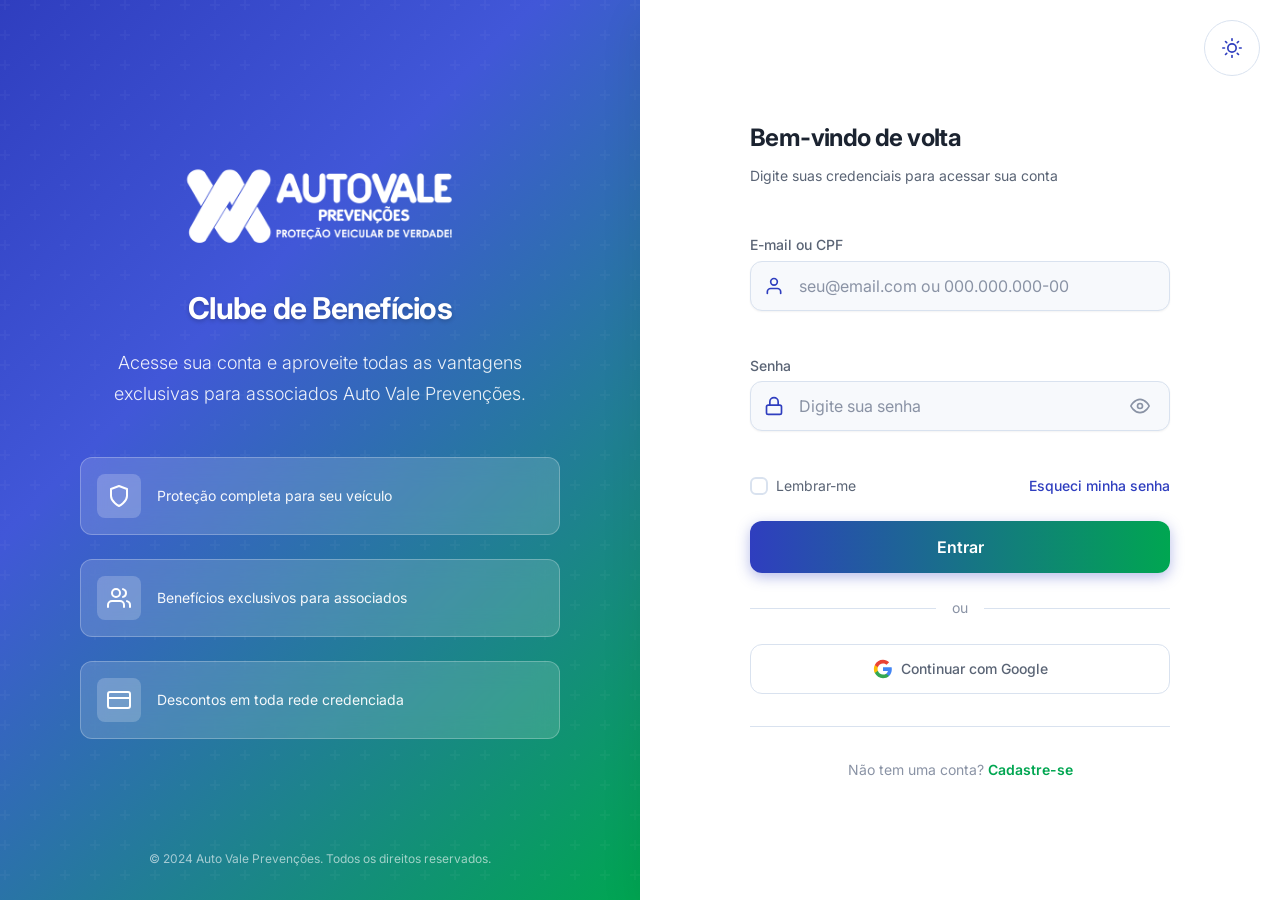
<file: index.html>
<!DOCTYPE html>
<html lang="pt-BR">
<head>
    <meta charset="UTF-8">
    <meta name="viewport" content="width=device-width, initial-scale=1.0">
    <meta name="description" content="Auto Vale Prevenções - Clube de Benefícios - Acesse sua conta">
    <meta name="theme-color" content="#1B5E20">
    <title>Login - Clube Auto Vale Prevenções</title>
    <link rel="preconnect" href="https://fonts.googleapis.com">
    <link rel="preconnect" href="https://fonts.gstatic.com" crossorigin>
    <link href="https://fonts.googleapis.com/css2?family=Inter:wght@300;400;500;600;700&display=swap" rel="stylesheet">
    <link rel="stylesheet" href="styles.css">
    <link rel="icon" type="image/png" href="assets/Logomarca 2.png">
</head>
<body>
    <div class="login-container">
        <!-- Painel Esquerdo - Branding -->
        <div class="branding-panel">
            <div class="branding-overlay"></div>
            <div class="branding-content">
                <div class="branding-logo">
                    <!-- Logo original da marca - arquivo fornecido pelo cliente -->
                    <img src="assets/Logomarca.png" alt="Auto Vale Prevenções" class="logo-img logo-branding">
                </div>
                <h1 class="branding-title">Clube de Benefícios</h1>
                <p class="branding-subtitle">Acesse sua conta e aproveite todas as vantagens exclusivas para associados Auto Vale Prevenções.</p>
                <div class="branding-features">
                    <div class="feature-item">
                        <div class="feature-icon">
                            <svg xmlns="http://www.w3.org/2000/svg" width="24" height="24" viewBox="0 0 24 24" fill="none" stroke="currentColor" stroke-width="2" stroke-linecap="round" stroke-linejoin="round"><path d="M12 22s8-4 8-10V5l-8-3-8 3v7c0 6 8 10 8 10z"></path></svg>
                        </div>
                        <span>Proteção completa para seu veículo</span>
                    </div>
                    <div class="feature-item">
                        <div class="feature-icon">
                            <svg xmlns="http://www.w3.org/2000/svg" width="24" height="24" viewBox="0 0 24 24" fill="none" stroke="currentColor" stroke-width="2" stroke-linecap="round" stroke-linejoin="round"><path d="M17 21v-2a4 4 0 0 0-4-4H5a4 4 0 0 0-4 4v2"></path><circle cx="9" cy="7" r="4"></circle><path d="M23 21v-2a4 4 0 0 0-3-3.87"></path><path d="M16 3.13a4 4 0 0 1 0 7.75"></path></svg>
                        </div>
                        <span>Benefícios exclusivos para associados</span>
                    </div>
                    <div class="feature-item">
                        <div class="feature-icon">
                            <svg xmlns="http://www.w3.org/2000/svg" width="24" height="24" viewBox="0 0 24 24" fill="none" stroke="currentColor" stroke-width="2" stroke-linecap="round" stroke-linejoin="round"><rect x="1" y="4" width="22" height="16" rx="2" ry="2"></rect><line x1="1" y1="10" x2="23" y2="10"></line></svg>
                        </div>
                        <span>Descontos em toda rede credenciada</span>
                    </div>
                </div>
            </div>
            <div class="branding-footer">
                <p>&copy; 2024 Auto Vale Prevenções. Todos os direitos reservados.</p>
            </div>
        </div>

        <!-- Painel Direito - Formulário de Login -->
        <div class="form-panel">
            <div class="form-wrapper">
                <!-- Toggle Dark/Light Mode -->
                <button type="button" class="theme-toggle" id="themeToggle" aria-label="Alternar modo escuro/claro">
                    <svg xmlns="http://www.w3.org/2000/svg" width="20" height="20" viewBox="0 0 24 24" fill="none" stroke="currentColor" stroke-width="2" stroke-linecap="round" stroke-linejoin="round" class="icon-sun"><circle cx="12" cy="12" r="5"></circle><line x1="12" y1="1" x2="12" y2="3"></line><line x1="12" y1="21" x2="12" y2="23"></line><line x1="4.22" y1="4.22" x2="5.64" y2="5.64"></line><line x1="18.36" y1="18.36" x2="19.78" y2="19.78"></line><line x1="1" y1="12" x2="3" y2="12"></line><line x1="21" y1="12" x2="23" y2="12"></line><line x1="4.22" y1="19.78" x2="5.64" y2="18.36"></line><line x1="18.36" y1="5.64" x2="19.78" y2="4.22"></line></svg>
                    <svg xmlns="http://www.w3.org/2000/svg" width="20" height="20" viewBox="0 0 24 24" fill="none" stroke="currentColor" stroke-width="2" stroke-linecap="round" stroke-linejoin="round" class="icon-moon"><path d="M21 12.79A9 9 0 1 1 11.21 3 7 7 0 0 0 21 12.79z"></path></svg>
                </button>

                <div class="mobile-logo">
                    <!-- Logo original da marca - arquivo fornecido pelo cliente -->
                    <img src="assets/Logomarca.png" alt="Auto Vale Prevenções" class="logo-img-mobile">
                </div>
                <div class="form-header">
                    <h2 class="form-title">Bem-vindo de volta</h2>
                    <p class="form-subtitle">Digite suas credenciais para acessar sua conta</p>
                </div>
                <form id="loginForm" class="login-form" novalidate>
                    <div class="form-group">
                        <label for="email" class="form-label">E-mail ou CPF</label>
                        <div class="input-wrapper">
                            <div class="input-icon">
                                <svg xmlns="http://www.w3.org/2000/svg" width="20" height="20" viewBox="0 0 24 24" fill="none" stroke="currentColor" stroke-width="2" stroke-linecap="round" stroke-linejoin="round"><path d="M20 21v-2a4 4 0 0 0-4-4H8a4 4 0 0 0-4 4v2"></path><circle cx="12" cy="7" r="4"></circle></svg>
                            </div>
                            <input type="text" id="email" name="email" class="form-input" placeholder="seu@email.com ou 000.000.000-00" autocomplete="username" required>
                        </div>
                        <span class="error-message" id="emailError"></span>
                    </div>
                    <div class="form-group">
                        <label for="password" class="form-label">Senha</label>
                        <div class="input-wrapper">
                            <div class="input-icon">
                                <svg xmlns="http://www.w3.org/2000/svg" width="20" height="20" viewBox="0 0 24 24" fill="none" stroke="currentColor" stroke-width="2" stroke-linecap="round" stroke-linejoin="round"><rect x="3" y="11" width="18" height="11" rx="2" ry="2"></rect><path d="M7 11V7a5 5 0 0 1 10 0v4"></path></svg>
                            </div>
                            <input type="password" id="password" name="password" class="form-input" placeholder="Digite sua senha" autocomplete="current-password" required>
                            <button type="button" class="toggle-password" id="togglePassword" aria-label="Mostrar senha">
                                <svg xmlns="http://www.w3.org/2000/svg" width="20" height="20" viewBox="0 0 24 24" fill="none" stroke="currentColor" stroke-width="2" stroke-linecap="round" stroke-linejoin="round" class="eye-icon"><path d="M1 12s4-8 11-8 11 8 11 8-4 8-11 8-11-8-11-8z"></path><circle cx="12" cy="12" r="3"></circle></svg>
                                <svg xmlns="http://www.w3.org/2000/svg" width="20" height="20" viewBox="0 0 24 24" fill="none" stroke="currentColor" stroke-width="2" stroke-linecap="round" stroke-linejoin="round" class="eye-off-icon" style="display:none;"><path d="M17.94 17.94A10.07 10.07 0 0 1 12 20c-7 0-11-8-11-8a18.45 18.45 0 0 1 5.06-5.94M9.9 4.24A9.12 9.12 0 0 1 12 4c7 0 11 8 11 8a18.5 18.5 0 0 1-2.16 3.19m-6.72-1.07a3 3 0 1 1-4.24-4.24"></path><line x1="1" y1="1" x2="23" y2="23"></line></svg>
                            </button>
                        </div>
                        <span class="error-message" id="passwordError"></span>
                    </div>
                    <div class="form-options">
                        <label class="checkbox-wrapper">
                            <input type="checkbox" id="remember" name="remember" class="checkbox-input">
                            <span class="checkbox-custom"></span>
                            <span class="checkbox-label">Lembrar-me</span>
                        </label>
                        <a href="#" class="forgot-link">Esqueci minha senha</a>
                    </div>
                    <button type="submit" class="btn-login" id="btnLogin">
                        <span class="btn-text">Entrar</span>
                        <div class="btn-loader" style="display:none;">
                            <div class="spinner"></div>
                        </div>
                    </button>
                    <div class="divider">
                        <span class="divider-text">ou</span>
                    </div>
                    <button type="button" class="btn-social btn-google">
                        <svg xmlns="http://www.w3.org/2000/svg" width="20" height="20" viewBox="0 0 24 24"><path d="M22.56 12.25c0-.78-.07-1.53-.2-2.25H12v4.26h5.92c-.26 1.37-1.04 2.53-2.21 3.31v2.77h3.57c2.08-1.92 3.28-4.74 3.28-8.09z" fill="#4285F4"/><path d="M12 23c2.97 0 5.46-.98 7.28-2.66l-3.57-2.77c-.98.66-2.23 1.06-3.71 1.06-2.86 0-5.29-1.93-6.16-4.53H2.18v2.84C3.99 20.53 7.7 23 12 23z" fill="#34A853"/><path d="M5.84 14.09c-.22-.66-.35-1.36-.35-2.09s.13-1.43.35-2.09V7.07H2.18C1.43 8.55 1 10.22 1 12s.43 3.45 1.18 4.93l2.85-2.22.81-.62z" fill="#FBBC05"/><path d="M12 5.38c1.62 0 3.06.56 4.21 1.64l3.15-3.15C17.45 2.09 14.97 1 12 1 7.7 1 3.99 3.47 2.18 7.07l3.66 2.84c.87-2.6 3.3-4.53 6.16-4.53z" fill="#EA4335"/></svg>
                        <span>Continuar com Google</span>
                    </button>
                </form>
                <div class="signup-link">
                    <p>Não tem uma conta? <a href="#">Cadastre-se</a></p>
                </div>
            </div>
        </div>
    </div>
    <div class="toast" id="toast">
        <div class="toast-icon"></div>
        <span class="toast-message"></span>
    </div>
    <script src="scripts.js"></script>
</body>
</html>
</file>
<file: styles.css>
/* AUTO VALE PREVENÇÕES - Design System */
/* ===== MODO CLARO (padrão) ===== */
:root {
    --primary-color: #2F3EBF;
    --primary-light: #4157D8;
    --primary-dark: #1E2A6E;
    --secondary-color: #00A651;
    --accent-color: #5DD97B;
    --accent-light: #A8E6B8;
    --background-color: #FFFFFF;
    --background-light: #F7F9FC;
    --surface-color: #FAFBFF;
    --text-color: #1B2330;
    --text-secondary: #5A6475;
    --text-muted: #8A93A5;
    --border-color: #D9E2EF;
    --border-focus: var(--secondary-color);
    --gradient-brand: linear-gradient(135deg, #2F3EBF 0%, #4157D8 35%, #00A651 100%);
    --gradient-button: linear-gradient(90deg, #2F3EBF 0%, #00A651 100%);
    --gradient-hover: linear-gradient(90deg, #1E2A6E 0%, #008C44 100%);
    --shadow-sm: 0 1px 2px rgba(0,0,0,0.05);
    --shadow-md: 0 4px 6px -1px rgba(0,0,0,0.1), 0 2px 4px -1px rgba(0,0,0,0.06);
    --shadow-xl: 0 20px 25px -5px rgba(0,0,0,0.1), 0 10px 10px -5px rgba(0,0,0,0.04);
    --shadow-button: 0 4px 14px rgba(47,62,191,0.35);
    --font-family: 'Inter', -apple-system, BlinkMacSystemFont, 'Segoe UI', Roboto, sans-serif;
    --font-size-xs: 0.75rem;
    --font-size-sm: 0.875rem;
    --font-size-base: 1rem;
    --font-size-lg: 1.125rem;
    --font-size-xl: 1.25rem;
    --font-size-2xl: 1.5rem;
    --font-size-3xl: 1.875rem;
    --spacing-xs: 0.25rem;
    --spacing-sm: 0.5rem;
    --spacing-md: 1rem;
    --spacing-lg: 1.5rem;
    --spacing-xl: 2rem;
    --spacing-2xl: 3rem;
    --radius-sm: 0.375rem;
    --radius-md: 0.5rem;
    --radius-lg: 0.75rem;
    --transition-fast: 150ms ease;
    --transition-base: 250ms ease;
    --transition-slow: 350ms ease;
    --error-color: #DC2626;
    --error-bg: #FEF2F2;
    --success-color: #16A34A;
}

*, *::before, *::after { margin:0; padding:0; box-sizing:border-box; }
html { font-size:16px; -webkit-text-size-adjust:100%; scroll-behavior:smooth; }
body { font-family:var(--font-family); font-size:var(--font-size-base); line-height:1.6; color:var(--text-color); background:linear-gradient(135deg, #F5F8FC 0%, #EDF3FA 50%, #E8F1FA 100%); -webkit-font-smoothing:antialiased; overflow:hidden; height:100vh; }
a { color:var(--primary-color); text-decoration:none; transition:color var(--transition-fast); }
a:hover { color:var(--primary-light); text-decoration:underline; }
img { max-width:100%; height:auto; display:block; }
button { cursor:pointer; border:none; outline:none; font-family:inherit; }
input { font-family:inherit; outline:none; border:none; }
.login-container { display:flex; min-height:100vh; width:100%; }

/* ===== Branding Panel (Lado Esquerdo) ===== */
.branding-panel { position:relative; width:50%; display:flex; flex-direction:column; justify-content:center; align-items:center; padding:var(--spacing-2xl); background:var(--gradient-brand); box-shadow:0 0 80px rgba(0,166,81,.12); overflow:hidden; }
.branding-overlay { position:absolute; top:0; left:0; right:0; bottom:0; background:url("data:image/svg+xml,%3Csvg width='60' height='60' viewBox='0 0 60 60' xmlns='http://www.w3.org/2000/svg'%3E%3Cg fill='none' fill-rule='evenodd'%3E%3Cg fill='%23ffffff' fill-opacity='0.03'%3E%3Cpath d='M36 34v-4h-2v4h-4v2h4v4h2v-4h4v-2h-4zm0-30V0h-2v4h-4v2h4v4h2V6h4V4h-4zM6 34v-4H4v4H0v2h4v4h2v-4h4v-2H6zM6 4V0H4v4H0v2h4v4h2V6h4V4H6z'/%3E%3C/g%3E%3C/g%3E%3C/svg%3E"); opacity:1; }
.branding-content { position:relative; z-index:1; text-align:center; color:#FFFFFF; max-width:480px; animation:fadeInUp 0.8s ease-out; }
.branding-logo { margin-bottom:var(--spacing-xl); }
.logo-img { width:280px; height:auto; margin:0 auto; object-fit:contain; }
.logo-branding { filter:brightness(0) invert(1); }
.branding-title { font-size:var(--font-size-3xl); font-weight:700; margin-bottom:var(--spacing-md); letter-spacing:-0.025em; text-shadow:0 2px 4px rgba(0,0,0,0.2); }
.branding-subtitle { font-size:var(--font-size-lg); font-weight:300; opacity:0.9; line-height:1.7; margin-bottom:var(--spacing-2xl); }
.branding-features { display:flex; flex-direction:column; gap:var(--spacing-lg); text-align:left; }
.feature-item { display:flex; align-items:center; gap:var(--spacing-md); padding:var(--spacing-md); background:rgba(255,255,255,.15); border-radius:var(--radius-lg); backdrop-filter:blur(12px); border:1px solid rgba(255,255,255,.25); transition:transform var(--transition-base), background var(--transition-base); }
.feature-item:hover { transform:translateX(8px); background:rgba(255,255,255,.22); }
.feature-icon { display:flex; align-items:center; justify-content:center; width:44px; height:44px; min-width:44px; background:rgba(255,255,255,.2); border-radius:var(--radius-md); color:#FFFFFF; }
.feature-item span { font-size:var(--font-size-sm); font-weight:400; opacity:0.95; }
.branding-footer { position:absolute; bottom:var(--spacing-xl); left:0; right:0; text-align:center; z-index:1; }
.branding-footer p { color:rgba(255,255,255,0.6); font-size:var(--font-size-xs); }

/* ===== Form Panel (Lado Direito) ===== */
.form-panel { position:relative; width:50%; display:flex; align-items:center; justify-content:center; padding:var(--spacing-xl); background:#FFFFFF; box-shadow:0 15px 40px rgba(0,0,0,.08); overflow-y:auto; }
.form-wrapper { width:100%; max-width:420px; animation:fadeIn 0.6s ease-out; }
.mobile-logo { display:none; text-align:center; margin-bottom:var(--spacing-xl); }
.logo-img-mobile { max-width:240px; width:100%; height:auto; margin:0 auto; object-fit:contain; filter:none; }
.form-header { margin-bottom:var(--spacing-2xl); }
.form-title { font-size:var(--font-size-2xl); font-weight:700; color:var(--text-color); margin-bottom:var(--spacing-sm); letter-spacing:-0.025em; }
.form-subtitle { font-size:var(--font-size-sm); color:var(--text-secondary); line-height:1.5; }

/* ===== Form Elements ===== */
.login-form { display:flex; flex-direction:column; gap:var(--spacing-lg); }
.form-group { display:flex; flex-direction:column; gap:var(--spacing-xs); }
.form-label { font-size:var(--font-size-sm); font-weight:500; color:var(--text-secondary); }
.input-wrapper { position:relative; display:flex; align-items:center; }
.input-icon { position:absolute; left:14px; display:flex; align-items:center; color:var(--primary-color); transition:color var(--transition-fast); pointer-events:none; z-index:1; }
.form-input { width:100%; padding:14px 14px 14px 48px; font-size:var(--font-size-base); color:var(--text-color); background-color:var(--background-light); border:1px solid var(--border-color); border-radius:var(--radius-lg); transition:all var(--transition-base); box-shadow:var(--shadow-sm); }
.form-input::placeholder { color:var(--text-muted); }
.form-input:hover { border-color:var(--primary-color); }
.form-input:focus { border-color:var(--secondary-color); background-color:#FFFFFF; box-shadow:0 0 0 4px rgba(0,166,81,.15); }
.input-wrapper:focus-within .input-icon { color:var(--secondary-color); }
.form-input.error { border-color:var(--error-color); background-color:var(--error-bg); }
.form-input.error:focus { box-shadow:0 0 0 4px rgba(220,38,38,0.1); }

.toggle-password { position:absolute; right:14px; display:flex; align-items:center; justify-content:center; width:32px; height:32px; border-radius:var(--radius-md); background:transparent; color:var(--text-muted); transition:all var(--transition-fast); }
.toggle-password:hover { color:var(--primary-color); background:var(--background-light); }

.error-message { font-size:var(--font-size-xs); color:var(--error-color); min-height:16px; opacity:0; transform:translateY(-4px); transition:all var(--transition-fast); }
.error-message.visible { opacity:1; transform:translateY(0); }

/* ===== Form Options ===== */
.form-options { display:flex; align-items:center; justify-content:space-between; }
.checkbox-wrapper { display:flex; align-items:center; gap:var(--spacing-sm); cursor:pointer; user-select:none; }
.checkbox-input { position:absolute; opacity:0; width:0; height:0; }
.checkbox-custom { width:18px; height:18px; border:2px solid var(--border-color); border-radius:var(--radius-sm); transition:all var(--transition-fast); position:relative; flex-shrink:0; }
.checkbox-input:checked + .checkbox-custom { background-color:var(--secondary-color); border-color:var(--secondary-color); }
.checkbox-input:checked + .checkbox-custom::after { content:''; position:absolute; top:2px; left:5px; width:4px; height:8px; border:solid #FFF; border-width:0 2px 2px 0; transform:rotate(45deg); }
.checkbox-input:focus + .checkbox-custom { box-shadow:0 0 0 3px rgba(0,166,81,0.15); }
.checkbox-label { font-size:var(--font-size-sm); color:var(--text-secondary); }
.forgot-link { font-size:var(--font-size-sm); font-weight:500; color:var(--primary-color); }
.forgot-link:hover { color:var(--secondary-color); text-decoration:underline; }

/* ===== Login Button ===== */
.btn-login { width:100%; padding:16px; font-size:var(--font-size-base); font-weight:600; color:#FFF; background:var(--gradient-button); border:none; border-radius:var(--radius-lg); box-shadow:var(--shadow-button); transition:all var(--transition-base); position:relative; overflow:hidden; display:flex; align-items:center; justify-content:center; gap:var(--spacing-sm); }
.btn-login::before { content:''; position:absolute; top:0; left:-100%; width:100%; height:100%; background:linear-gradient(90deg, transparent, rgba(255,255,255,0.2), transparent); transition:left 0.5s ease; }
.btn-login:hover { background:var(--gradient-hover); box-shadow:0 6px 20px rgba(47,62,191,0.45); transform:translateY(-1px); }
.btn-login:hover::before { left:100%; }
.btn-login:active { transform:translateY(0); box-shadow:var(--shadow-md); }
.btn-login:disabled { opacity:0.7; cursor:not-allowed; transform:none; }
.btn-loader { display:flex; align-items:center; justify-content:center; }
.spinner { width:20px; height:20px; border:2px solid rgba(255,255,255,0.3); border-top:2px solid #FFF; border-radius:50%; animation:spin 0.8s linear infinite; }

/* ===== Divider ===== */
.divider { display:flex; align-items:center; gap:var(--spacing-md); }
.divider::before, .divider::after { content:''; flex:1; height:1px; background-color:var(--border-color); }
.divider-text { font-size:var(--font-size-sm); color:var(--text-muted); }

/* ===== Social Button ===== */
.btn-social { width:100%; padding:14px; font-size:var(--font-size-sm); font-weight:500; color:var(--text-secondary); background-color:#FFFFFF; border:1px solid var(--border-color); border-radius:var(--radius-lg); display:flex; align-items:center; justify-content:center; gap:var(--spacing-sm); transition:all var(--transition-base); }
.btn-social:hover { border-color:var(--primary-color); background-color:var(--background-light); box-shadow:var(--shadow-sm); }
.btn-social:active { transform:scale(0.98); }

/* ===== Signup Link ===== */
.signup-link { text-align:center; margin-top:var(--spacing-xl); padding-top:var(--spacing-xl); border-top:1px solid var(--border-color); }
.signup-link p { font-size:var(--font-size-sm); color:var(--text-muted); }
.signup-link a { font-weight:600; color:var(--secondary-color); }
.signup-link a:hover { color:var(--primary-color); }

/* ===== Toast ===== */
.toast { position:fixed; top:24px; right:24px; display:flex; align-items:center; gap:var(--spacing-md); padding:16px 24px; background-color:#FFFFFF; border-radius:var(--radius-lg); box-shadow:var(--shadow-xl); border-left:4px solid var(--primary-color); transform:translateX(calc(100% + 24px)); opacity:0; transition:all var(--transition-slow); z-index:1000; }
.toast.show { transform:translateX(0); opacity:1; }
.toast.error { border-left-color:var(--error-color); }
.toast.success { border-left-color:var(--success-color); }
.toast-message { font-size:var(--font-size-sm); font-weight:500; color:var(--text-color); }

/* ===== Animations ===== */
@keyframes fadeIn { from{opacity:0} to{opacity:1} }
@keyframes fadeInUp { from{opacity:0;transform:translateY(20px)} to{opacity:1;transform:translateY(0)} }
@keyframes spin { to{transform:rotate(360deg)} }
@keyframes shake { 0%,100%{transform:translateX(0)} 10%,30%,50%,70%,90%{transform:translateX(-4px)} 20%,40%,60%,80%{transform:translateX(4px)} }
.shake { animation:shake 0.5s ease-in-out; }

/* ===== Theme Toggle Button ===== */
.theme-toggle { position:absolute; top:20px; right:20px; display:flex; align-items:center; justify-content:center; width:56px; height:56px; border-radius:50%; background:rgba(255,255,255,.9); backdrop-filter:blur(12px); border:1px solid var(--border-color); color:var(--primary-color); transition:all var(--transition-base); z-index:10; }
.theme-toggle:hover { transform:scale(1.08); box-shadow:0 4px 12px rgba(0,0,0,.1); }
.theme-toggle .icon-moon { display:none; }
.theme-toggle .icon-sun { display:block; }

/* ===== MODO ESCURO ===== */
html.dark-mode {
    --background-color: #0F1419;
    --background-light: #16233D;
    --surface-color: #1E2A3A;
    --text-color: #FFFFFF;
    --text-secondary: #A8B4CC;
    --text-muted: #7D8AA6;
    --border-color: #2D4068;
}
html.dark-mode body { background:linear-gradient(135deg, #050A14 0%, #08101F 35%, #0D1728 100%); }
html.dark-mode .form-panel { background:rgba(20, 32, 55, 0.85); backdrop-filter:blur(10px); border-left:1px solid rgba(255,255,255,.08); box-shadow:none; }
html.dark-mode .form-input { background:#16233D; border:1px solid #2D4068; color:#FFFFFF; }
html.dark-mode .form-input::placeholder { color:#7D8AA6; }
html.dark-mode .form-input:hover { border-color:var(--primary-color); }
html.dark-mode .form-input:focus { border-color:var(--secondary-color); background:#1A2A48; box-shadow:0 0 0 4px rgba(0,166,81,.15); }
html.dark-mode .btn-social { background:rgba(20, 32, 55, 0.85); border:1px solid #2D4068; color:var(--text-secondary); }
html.dark-mode .btn-social:hover { border-color:var(--primary-color); background:rgba(30, 42, 65, 0.95); }
html.dark-mode .toast { background-color:rgba(20, 32, 55, 0.95); border-left-color:var(--secondary-color); }
html.dark-mode .toast-message { color:#FFFFFF; }

/* Dark mode: branding panel */
html.dark-mode .branding-panel { background:linear-gradient(135deg, #050A14 0%, #08101F 50%, #0D1728 100%); box-shadow:none; }
html.dark-mode .feature-item { background:rgba(20, 32, 55, 0.85); backdrop-filter:blur(10px); border:1px solid rgba(255,255,255,.08); }
html.dark-mode .feature-item:hover { background:rgba(30, 42, 65, 0.9); }
html.dark-mode .feature-icon { background:rgba(0,166,81,.15); color:var(--secondary-color); }

/* Dark mode: icons */
html.dark-mode .input-icon { color:var(--secondary-color); }
html.dark-mode .input-wrapper:focus-within .input-icon { color:var(--accent-color); }

/* Dark mode: theme toggle */
html.dark-mode .theme-toggle { background:rgba(30,40,65,.9); backdrop-filter:blur(12px); border-color:rgba(255,255,255,.08); color:var(--secondary-color); }
html.dark-mode .theme-toggle .icon-moon { display:block; }
html.dark-mode .theme-toggle .icon-sun { display:none; }

/* Dark mode: logo monocromática branca */
html.dark-mode .logo-img-mobile { filter:brightness(0) invert(1); }
html.dark-mode .logo-branding { filter:brightness(0) invert(1); }

/* ===== Responsive ===== */
@media(max-width:1024px){ .branding-panel{width:45%;padding:var(--spacing-xl)} .form-panel{width:55%} .branding-title{font-size:var(--font-size-2xl)} .branding-subtitle{font-size:var(--font-size-base)} }
@media(max-width:768px){ body{overflow-y:auto;height:auto} .login-container{flex-direction:column;min-height:100vh} .branding-panel{display:none} .form-panel{width:100%;min-height:100vh;padding:var(--spacing-xl) var(--spacing-lg);align-items:flex-start;padding-top:60px} .form-wrapper{max-width:100%} .mobile-logo{display:block} .form-title{font-size:var(--font-size-xl)} }
@media(max-width:480px){ .form-panel{padding:var(--spacing-lg) var(--spacing-md);padding-top:40px} .form-input{padding:12px 12px 12px 44px;font-size:var(--font-size-sm)} .btn-login{padding:14px} .form-options{flex-direction:column;align-items:flex-start;gap:var(--spacing-sm)} .toast{top:12px;right:12px;left:12px;transform:translateY(-100%)} .toast.show{transform:translateY(0)} }
@media(max-width:375px){ .form-panel{padding:var(--spacing-md);padding-top:30px} .form-header{margin-bottom:var(--spacing-lg)} .logo-img-mobile{max-width:180px} }
@media(min-width:1440px){ .branding-content{max-width:540px} .form-wrapper{max-width:460px} .branding-title{font-size:2.5rem} }
@media(prefers-reduced-motion:reduce){ *,*::before,*::after{animation-duration:0.01ms!important;transition-duration:0.01ms!important} }

/* Form panel position relative for toggle */
.form-panel { position:relative; }
</file>
